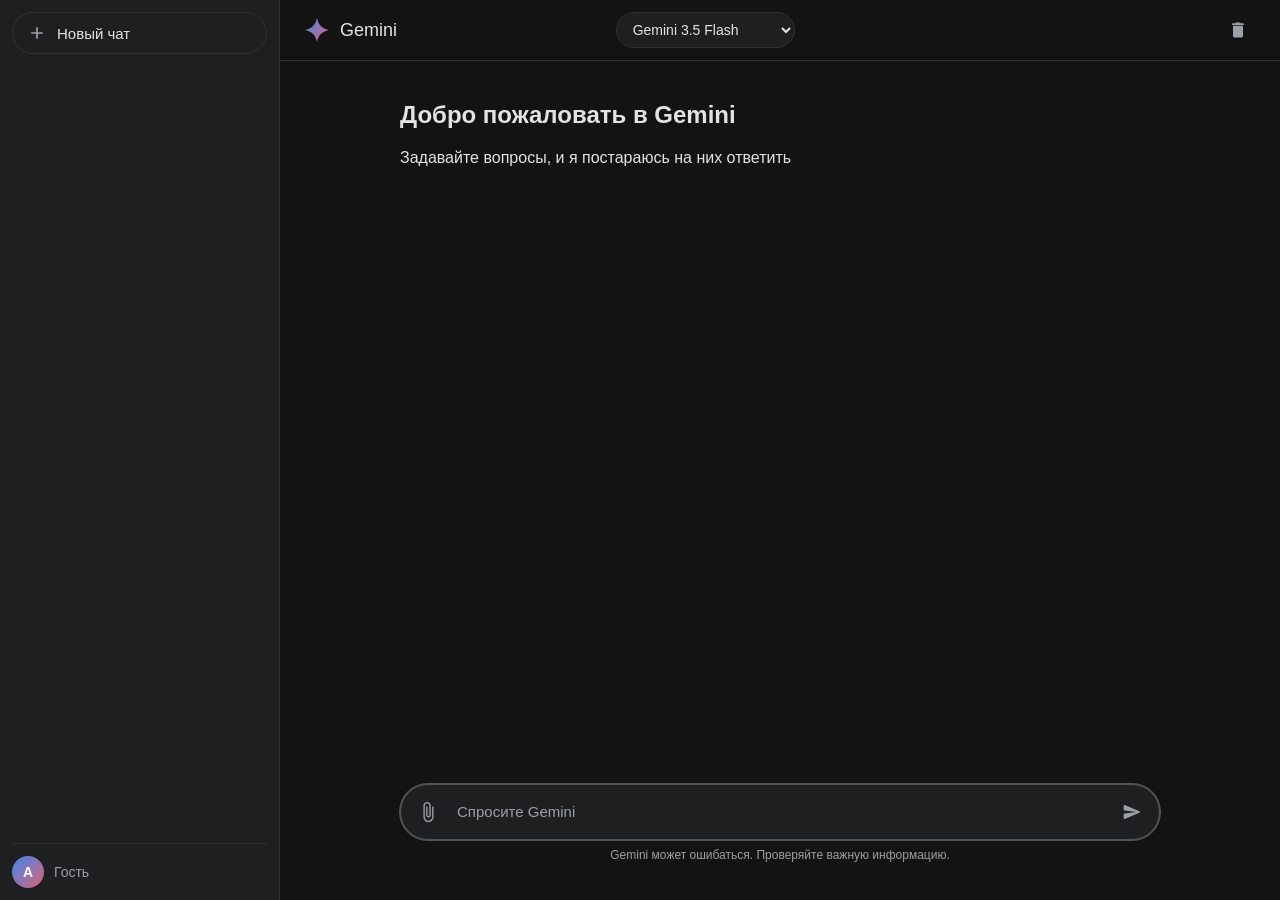
<file: index.html>
<!DOCTYPE html>
<html lang="ru">
<head>
  <meta charset="UTF-8">
  <meta name="viewport" content="width=device-width, initial-scale=1.0">
  <title>Gemini</title>
  <link rel="icon" href="data:image/svg+xml,%3Csvg xmlns='http://www.w3.org/2000/svg' viewBox='0 0 24 24'%3E%3Cdefs%3E%3ClinearGradient id='g' x1='0' y1='0' x2='1' y2='1'%3E%3Cstop offset='0' stop-color='%234285F4'/%3E%3Cstop offset='1' stop-color='%23D96570'/%3E%3C/linearGradient%3E%3C/defs%3E%3Cpath fill='url(%23g)' d='M12 1C13.8 7.9 16.1 10.2 23 12c-6.9 1.8-9.2 4.1-11 11-1.8-6.9-4.1-9.2-11-11C7.9 10.2 10.2 7.9 12 1z'/%3E%3C/svg%3E">
  <link rel="stylesheet" href="style.css">
</head>
<body>
  <div class="app">
    <aside class="sidebar">
      <button class="new-chat" id="newChatBtn">
        <svg viewBox="0 0 24 24"><path d="M19 13h-6v6h-2v-6H5v-2h6V5h2v6h6v2z"/></svg>
        Новый чат
      </button>
      <nav class="chat-list" id="chatList"></nav>
      <div class="sidebar-footer">
        <div class="account-bubble">A</div>
        <span id="accountName">Гость</span>
      </div>
    </aside>

    <main class="main">
      <header class="topbar">
        <div class="brand">
          <svg class="gemini-star" viewBox="0 0 24 24"><path d="M12 1C13.8 7.9 16.1 10.2 23 12c-6.9 1.8-9.2 4.1-11 11-1.8-6.9-4.1-9.2-11-11C7.9 10.2 10.2 7.9 12 1z"/></svg>
          <span>Gemini</span>
        </div>
        <select id="modelSelect" class="model-select" title="Модель">
          <option value="gemini-3.5-flash">Gemini 3.5 Flash</option>
          <option value="gemini-3.5-flash-lite">Gemini 3.5 Flash Lite</option>
          <option value="gemini-3.1-flash-lite">Gemini 3.1 Flash Lite</option>
          <option value="gemini-3.1-pro-preview">Gemini 3.1 Pro</option>
        </select>
        <div class="topbar-right">
          <button class="icon-btn" id="clearBtn" title="Очистить чат">
            <svg viewBox="0 0 24 24"><path d="M6 19c0 1.1.9 2 2 2h8c1.1 0 2-.9 2-2V7H6v12zM19 4h-3.5l-1-1h-5l-1 1H5v2h14V4z"/></svg>
          </button>
        </div>
      </header>

      <section class="messages" id="messages"></section>

      <footer class="composer-wrap">
        <div class="composer" id="composer">
          <button class="attach-btn" title="Прикрепить файл">
            <svg viewBox="0 0 24 24"><path d="M16.5 6v11.5c0 2.21-1.79 4-4 4s-4-1.79-4-4V5c0-1.38 1.12-2.5 2.5-2.5s2.5 1.12 2.5 2.5v10.5c0 .55-.45 1-1 1s-1-.45-1-1V6H10v9.5c0 1.38 1.12 2.5 2.5 2.5s2.5-1.12 2.5-2.5V5c0-2.21-1.79-4-4-4S7 2.79 7 5v12.5c0 3.04 2.46 5.5 5.5 5.5s5.5-2.46 5.5-5.5V6h-1.5z"/></svg>
          </button>
          <textarea id="input" rows="1" placeholder="Спросите Gemini"></textarea>
          <button class="send-btn" id="sendBtn" title="Отправить">
            <svg viewBox="0 0 24 24"><path d="M3.4 20.4l17.45-7.48c.81-.35.81-1.49 0-1.84L3.4 3.6c-.66-.29-1.39.2-1.39.91L2 9.12c0 .5.37.93.87.99L17 12 2.87 13.88c-.5.07-.87.5-.87 1l.01 4.61c0 .71.73 1.2 1.39.91z"/></svg>
          </button>
        </div>
        <p class="composer-hint">Gemini может ошибаться. Проверяйте важную информацию.</p>
        <p class="composer-hint status" id="statusLine"></p>
      </footer>
    </main>
  </div>

  <script src="config.js?v=6"></script>
  <script src="app.js?v=6"></script>
</body>
</html>
</file>
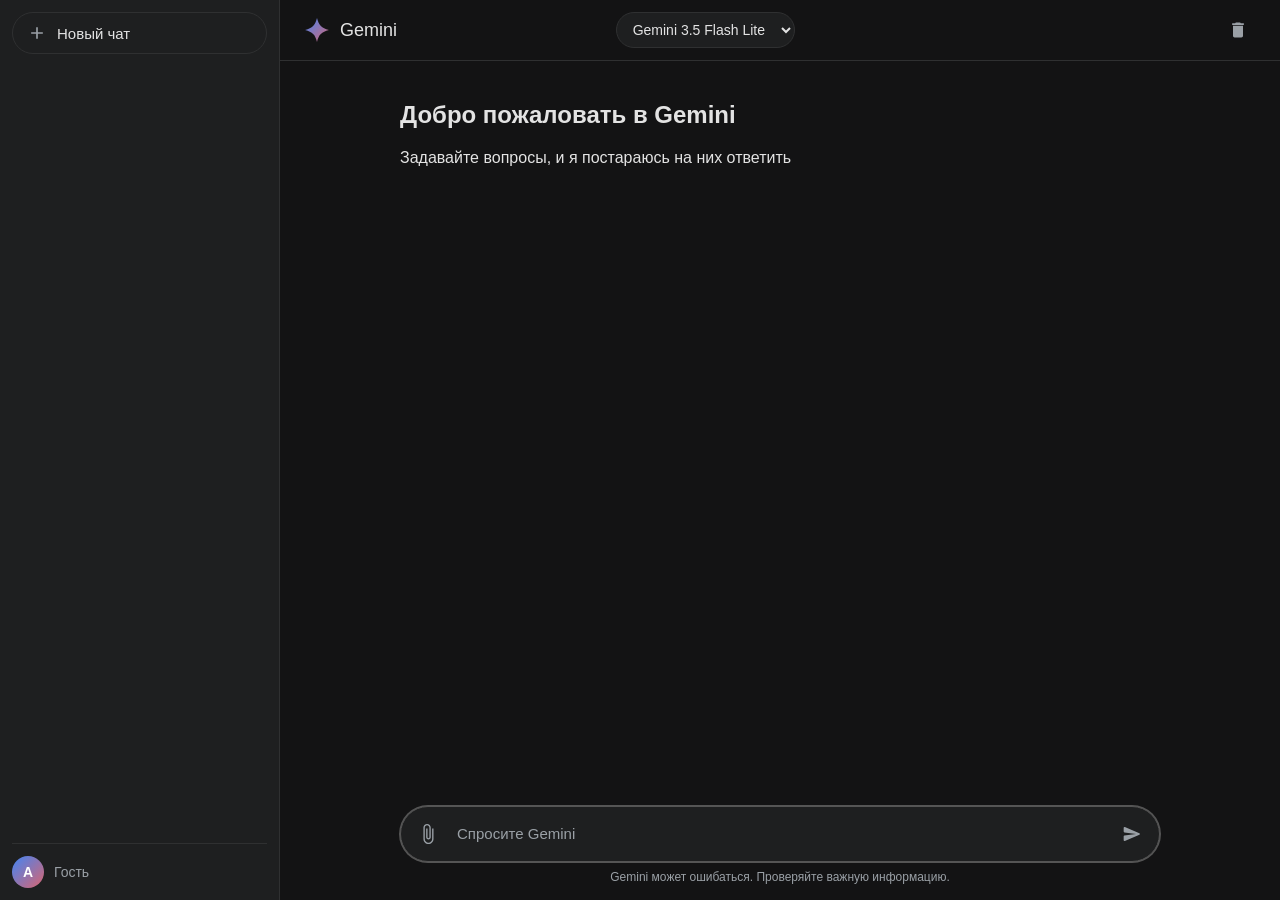
<file: public/index.html>
<!DOCTYPE html>
<html lang="ru">
<head>
  <meta charset="UTF-8">
  <meta name="viewport" content="width=device-width, initial-scale=1.0">
  <title>Gemini</title>
  <link rel="icon" href="data:image/svg+xml,%3Csvg xmlns='http://www.w3.org/2000/svg' viewBox='0 0 24 24'%3E%3Cdefs%3E%3ClinearGradient id='g' x1='0' y1='0' x2='1' y2='1'%3E%3Cstop offset='0' stop-color='%234285F4'/%3E%3Cstop offset='1' stop-color='%23D96570'/%3E%3C/linearGradient%3E%3C/defs%3E%3Cpath fill='url(%23g)' d='M12 1C13.8 7.9 16.1 10.2 23 12c-6.9 1.8-9.2 4.1-11 11-1.8-6.9-4.1-9.2-11-11C7.9 10.2 10.2 7.9 12 1z'/%3E%3C/svg%3E">
  <link rel="stylesheet" href="style.css">
</head>
<body>
  <div class="app">
    <aside class="sidebar">
      <button class="new-chat" id="newChatBtn">
        <svg viewBox="0 0 24 24"><path d="M19 13h-6v6h-2v-6H5v-2h6V5h2v6h6v2z"/></svg>
        Новый чат
      </button>
      <nav class="chat-list" id="chatList"></nav>
      <div class="sidebar-footer">
        <div class="account-bubble">A</div>
        <span id="accountName">Гость</span>
      </div>
    </aside>

    <main class="main">
      <header class="topbar">
        <div class="brand">
          <svg class="gemini-star" viewBox="0 0 24 24"><path d="M12 1C13.8 7.9 16.1 10.2 23 12c-6.9 1.8-9.2 4.1-11 11-1.8-6.9-4.1-9.2-11-11C7.9 10.2 10.2 7.9 12 1z"/></svg>
          <span>Gemini</span>
        </div>
        <select id="modelSelect" class="model-select" title="Модель">
          <option value="gemini-3.5-flash-lite">Gemini 3.5 Flash Lite</option>
          <option value="gemini-3.5-flash">Gemini 3.5 Flash</option>
          <option value="gemini-3.1-flash-lite">Gemini 3.1 Flash Lite</option>
          <option value="gemini-3.1-pro-preview">Gemini 3.1 Pro</option>
        </select>
        <div class="topbar-right">
          <button class="icon-btn" id="clearBtn" title="Очистить чат">
            <svg viewBox="0 0 24 24"><path d="M6 19c0 1.1.9 2 2 2h8c1.1 0 2-.9 2-2V7H6v12zM19 4h-3.5l-1-1h-5l-1 1H5v2h14V4z"/></svg>
          </button>
        </div>
      </header>

      <section class="messages" id="messages"></section>

      <footer class="composer-wrap">
        <div class="composer" id="composer">
          <button class="attach-btn" title="Прикрепить файл">
            <svg viewBox="0 0 24 24"><path d="M16.5 6v11.5c0 2.21-1.79 4-4 4s-4-1.79-4-4V5c0-1.38 1.12-2.5 2.5-2.5s2.5 1.12 2.5 2.5v10.5c0 .55-.45 1-1 1s-1-.45-1-1V6H10v9.5c0 1.38 1.12 2.5 2.5 2.5s2.5-1.12 2.5-2.5V5c0-2.21-1.79-4-4-4S7 2.79 7 5v12.5c0 3.04 2.46 5.5 5.5 5.5s5.5-2.46 5.5-5.5V6h-1.5z"/></svg>
          </button>
          <textarea id="input" rows="1" placeholder="Спросите Gemini"></textarea>
          <button class="send-btn" id="sendBtn" title="Отправить">
            <svg viewBox="0 0 24 24"><path d="M3.4 20.4l17.45-7.48c.81-.35.81-1.49 0-1.84L3.4 3.6c-.66-.29-1.39.2-1.39.91L2 9.12c0 .5.37.93.87.99L17 12 2.87 13.88c-.5.07-.87.5-.87 1l.01 4.61c0 .71.73 1.2 1.39.91z"/></svg>
          </button>
        </div>
        <p class="composer-hint">Gemini может ошибаться. Проверяйте важную информацию.</p>
      </footer>
    </main>
  </div>

  <script src="config.js"></script>
  <script src="app.js"></script>
</body>
</html>
</file>
<file: style.css>
* { box-sizing: border-box; }

:root {
  --bg: #131314;
  --sidebar-bg: #1e1f20;
  --surface: #1e1f20;
  --surface-hover: #2a2b2c;
  --border: #2f3031;
  --text: #e3e3e3;
  --text-dim: #9aa0a6;
  --accent: #a8c7fa;
}

html, body {
  margin: 0;
  height: 100%;
  font-family: "Google Sans", "Segoe UI", Roboto, Arial, sans-serif;
  background: var(--bg);
  color: var(--text);
}

.app {
  display: flex;
  height: 100vh;
  overflow: hidden;
}

/* ---- Sidebar ---- */
.sidebar {
  width: 280px;
  min-width: 280px;
  background: var(--sidebar-bg);
  display: flex;
  flex-direction: column;
  border-right: 1px solid var(--border);
  padding: 12px;
}

.new-chat {
  display: flex;
  align-items: center;
  gap: 10px;
  padding: 10px 14px;
  border: 1px solid var(--border);
  border-radius: 24px;
  background: transparent;
  color: var(--text);
  font-size: 15px;
  cursor: pointer;
  transition: background 0.15s;
}
.new-chat:hover { background: var(--surface-hover); }
.new-chat svg { width: 20px; height: 20px; fill: var(--text-dim); }

.chat-list {
  margin-top: 16px;
  overflow-y: auto;
  flex: 1;
  display: flex;
  flex-direction: column;
  gap: 2px;
}
.chat-item {
  display: flex;
  align-items: center;
  gap: 10px;
  padding: 8px 12px;
  border-radius: 12px;
  cursor: pointer;
  color: var(--text-dim);
  font-size: 14px;
  white-space: nowrap;
  overflow: hidden;
  text-overflow: ellipsis;
}
.chat-item:hover { background: var(--surface-hover); color: var(--text); }
.chat-item.active {
  background: var(--surface-hover);
  color: var(--text);
}
.chat-item svg { width: 18px; height: 18px; fill: currentColor; flex-shrink: 0; }
.chat-item .title { overflow: hidden; text-overflow: ellipsis; flex: 1; }

.sidebar-footer {
  display: flex;
  align-items: center;
  gap: 10px;
  padding-top: 12px;
  border-top: 1px solid var(--border);
  font-size: 14px;
  color: var(--text-dim);
}
.account-bubble {
  width: 32px;
  height: 32px;
  border-radius: 50%;
  display: flex;
  align-items: center;
  justify-content: center;
  background: linear-gradient(135deg, #4285f4, #d96570);
  color: #fff;
  font-weight: 600;
}

/* ---- Main ---- */
.main {
  flex: 1;
  display: flex;
  flex-direction: column;
  min-width: 0;
}

.topbar {
  display: flex;
  align-items: center;
  gap: 12px;
  padding: 12px 24px;
  border-bottom: 1px solid var(--border);
}
.brand {
  display: flex;
  align-items: center;
  gap: 10px;
  font-size: 18px;
  font-weight: 500;
}
.gemini-star {
  width: 26px;
  height: 26px;
  fill: url(#brand-grad);
  background: linear-gradient(135deg, #4285f4, #d96570);
  -webkit-mask: url('data:image/svg+xml,%3Csvg xmlns="http://www.w3.org/2000/svg" viewBox="0 0 24 24"%3E%3Cpath d="M12 1C13.8 7.9 16.1 10.2 23 12c-6.9 1.8-9.2 4.1-11 11-1.8-6.9-4.1-9.2-11-11C7.9 10.2 10.2 7.9 12 1z"/%3E%3C/svg%3E') center/contain no-repeat;
}
.model-select {
  margin-left: auto;
  margin-right: auto;
  background: var(--surface);
  color: var(--text);
  border: 1px solid var(--border);
  border-radius: 20px;
  padding: 8px 12px;
  font-size: 14px;
  cursor: pointer;
}
.topbar-right { margin-left: auto; }

.icon-btn {
  background: transparent;
  border: none;
  color: var(--text-dim);
  width: 36px;
  height: 36px;
  border-radius: 50%;
  display: flex;
  align-items: center;
  justify-content: center;
  cursor: pointer;
}
.icon-btn:hover { background: var(--surface-hover); color: var(--text); }
.icon-btn svg { width: 20px; height: 20px; fill: currentColor; }

/* ---- Messages ---- */
.messages {
  flex: 1;
  overflow-y: auto;
  display: flex;
  flex-direction: column;
  align-items: center;
  padding: 20px 24px;
}
.chat-thread {
  width: 100%;
  max-width: 760px;
}

.msg {
  display: flex;
  margin-bottom: 24px;
}
.msg.user { justify-content: flex-end; }
.msg .bubble {
  max-width: 80%;
  padding: 10px 14px;
  border-radius: 18px;
  line-height: 1.55;
  font-size: 15px;
  word-break: break-word;
}
.msg.user .bubble {
  background: #2f3031;
  border-bottom-right-radius: 6px;
}
.msg.model .bubble {
  background: transparent;
  padding-left: 0;
  user-select: text;
}
.msg.model .avatar {
  width: 30px;
  height: 30px;
  flex-shrink: 0;
  margin-right: 12px;
  background: linear-gradient(135deg, #4285f4, #d96570);
  -webkit-mask: url('data:image/svg+xml,%3Csvg xmlns="http://www.w3.org/2000/svg" viewBox="0 0 24 24"%3E%3Cpath d="M12 1C13.8 7.9 16.1 10.2 23 12c-6.9 1.8-9.2 4.1-11 11-1.8-6.9-4.1-9.2-11-11C7.9 10.2 10.2 7.9 12 1z"/%3E%3C/svg%3E') center/contain no-repeat;
}

.typing {
  display: inline-flex;
  gap: 4px;
  align-items: center;
  padding: 4px 0;
}
.typing span {
  width: 7px;
  height: 7px;
  border-radius: 50%;
  background: var(--text-dim);
  animation: blink 1.2s infinite;
}
.typing span:nth-child(2) { animation-delay: 0.2s; }
.typing span:nth-child(3) { animation-delay: 0.4s; }
@keyframes blink { 0%, 80%, 100% { opacity: 0.3; } 40% { opacity: 1; } }

.msg.error .bubble {
  color: #f2b8b5;
  border: 1px solid #6b2926;
}

/* markdown */
.bubble h1, .bubble h2, .bubble h3 { margin: 0.6em 0 0.3em; font-size: 1.2em; }
.bubble h1 { font-size: 1.4em; }
.bubble h2 { font-size: 1.3em; }
.bubble p { margin: 0.4em 0; }
.bubble ul, .bubble ol { margin: 0.4em 0; padding-left: 22px; }
.bubble pre {
  background: #0b0c0d;
  border: 1px solid var(--border);
  border-radius: 12px;
  padding: 12px 14px;
  overflow-x: auto;
  margin: 0.6em 0;
}
.bubble pre code { font-family: Consolas, "Courier New", monospace; font-size: 13px; }
.bubble code.inline {
  background: var(--surface-hover);
  border-radius: 6px;
  padding: 1px 6px;
  font-family: Consolas, "Courier New", monospace;
  font-size: 13px;
}
.bubble a { color: var(--accent); text-decoration: none; }
.bubble a:hover { text-decoration: underline; }

/* ---- Composer ---- */
.composer-wrap {
  padding: 12px 24px 16px;
  display: flex;
  flex-direction: column;
  align-items: center;
  gap: 8px;
}
.composer {
  width: 100%;
  max-width: 760px;
  display: flex;
  align-items: flex-end;
  gap: 6px;
  background: var(--surface);
  border: 1px solid var(--border);
  border-radius: 32px;
  padding: 8px 8px;
  transition: border-color 0.2s, box-shadow 0.2s;
}
.composer:focus-within {
  border-color: #555;
  box-shadow: 0 0 0 1px #555;
}
.composer textarea {
  flex: 1;
  resize: none;
  background: transparent;
  border: none;
  outline: none;
  color: var(--text);
  font-family: inherit;
  font-size: 15px;
  line-height: 1.5;
  max-height: 200px;
  padding: 8px 4px;
}
.composer textarea::placeholder { color: var(--text-dim); }

.attach-btn, .send-btn {
  width: 38px;
  height: 38px;
  border-radius: 50%;
  border: none;
  background: transparent;
  color: var(--text-dim);
  display: flex;
  align-items: center;
  justify-content: center;
  cursor: pointer;
  flex-shrink: 0;
}
.attach-btn svg { width: 22px; height: 22px; fill: currentColor; }
.attach-btn:hover { background: var(--surface-hover); }
.send-btn svg { width: 20px; height: 20px; fill: currentColor; }
.send-btn:hover { background: var(--surface-hover); }
.send-btn.ready { color: #fff; background: #3376e0; }
.send-btn.ready:hover { background: #2a66c4; }

.composer-hint {
  margin: 0;
  font-size: 12px;
  color: var(--text-dim);
  text-align: center;
}
.composer-hint.status {
  min-height: 14px;
  color: #f2b8b5;
}

@media (max-width: 700px) {
  .sidebar { display: none; }
  .model-select { margin: 0; }
}
</file>
<file: public/style.css>
* { box-sizing: border-box; }

:root {
  --bg: #131314;
  --sidebar-bg: #1e1f20;
  --surface: #1e1f20;
  --surface-hover: #2a2b2c;
  --border: #2f3031;
  --text: #e3e3e3;
  --text-dim: #9aa0a6;
  --accent: #a8c7fa;
}

html, body {
  margin: 0;
  height: 100%;
  font-family: "Google Sans", "Segoe UI", Roboto, Arial, sans-serif;
  background: var(--bg);
  color: var(--text);
}

.app {
  display: flex;
  height: 100vh;
  overflow: hidden;
}

/* ---- Sidebar ---- */
.sidebar {
  width: 280px;
  min-width: 280px;
  background: var(--sidebar-bg);
  display: flex;
  flex-direction: column;
  border-right: 1px solid var(--border);
  padding: 12px;
}

.new-chat {
  display: flex;
  align-items: center;
  gap: 10px;
  padding: 10px 14px;
  border: 1px solid var(--border);
  border-radius: 24px;
  background: transparent;
  color: var(--text);
  font-size: 15px;
  cursor: pointer;
  transition: background 0.15s;
}
.new-chat:hover { background: var(--surface-hover); }
.new-chat svg { width: 20px; height: 20px; fill: var(--text-dim); }

.chat-list {
  margin-top: 16px;
  overflow-y: auto;
  flex: 1;
  display: flex;
  flex-direction: column;
  gap: 2px;
}
.chat-item {
  display: flex;
  align-items: center;
  gap: 10px;
  padding: 8px 12px;
  border-radius: 12px;
  cursor: pointer;
  color: var(--text-dim);
  font-size: 14px;
  white-space: nowrap;
  overflow: hidden;
  text-overflow: ellipsis;
}
.chat-item:hover { background: var(--surface-hover); color: var(--text); }
.chat-item.active {
  background: var(--surface-hover);
  color: var(--text);
}
.chat-item svg { width: 18px; height: 18px; fill: currentColor; flex-shrink: 0; }
.chat-item .title { overflow: hidden; text-overflow: ellipsis; flex: 1; }

.sidebar-footer {
  display: flex;
  align-items: center;
  gap: 10px;
  padding-top: 12px;
  border-top: 1px solid var(--border);
  font-size: 14px;
  color: var(--text-dim);
}
.account-bubble {
  width: 32px;
  height: 32px;
  border-radius: 50%;
  display: flex;
  align-items: center;
  justify-content: center;
  background: linear-gradient(135deg, #4285f4, #d96570);
  color: #fff;
  font-weight: 600;
}

/* ---- Main ---- */
.main {
  flex: 1;
  display: flex;
  flex-direction: column;
  min-width: 0;
}

.topbar {
  display: flex;
  align-items: center;
  gap: 12px;
  padding: 12px 24px;
  border-bottom: 1px solid var(--border);
}
.brand {
  display: flex;
  align-items: center;
  gap: 10px;
  font-size: 18px;
  font-weight: 500;
}
.gemini-star {
  width: 26px;
  height: 26px;
  fill: url(#brand-grad);
  background: linear-gradient(135deg, #4285f4, #d96570);
  -webkit-mask: url('data:image/svg+xml,%3Csvg xmlns="http://www.w3.org/2000/svg" viewBox="0 0 24 24"%3E%3Cpath d="M12 1C13.8 7.9 16.1 10.2 23 12c-6.9 1.8-9.2 4.1-11 11-1.8-6.9-4.1-9.2-11-11C7.9 10.2 10.2 7.9 12 1z"/%3E%3C/svg%3E') center/contain no-repeat;
}
.model-select {
  margin-left: auto;
  margin-right: auto;
  background: var(--surface);
  color: var(--text);
  border: 1px solid var(--border);
  border-radius: 20px;
  padding: 8px 12px;
  font-size: 14px;
  cursor: pointer;
}
.topbar-right { margin-left: auto; }

.icon-btn {
  background: transparent;
  border: none;
  color: var(--text-dim);
  width: 36px;
  height: 36px;
  border-radius: 50%;
  display: flex;
  align-items: center;
  justify-content: center;
  cursor: pointer;
}
.icon-btn:hover { background: var(--surface-hover); color: var(--text); }
.icon-btn svg { width: 20px; height: 20px; fill: currentColor; }

/* ---- Messages ---- */
.messages {
  flex: 1;
  overflow-y: auto;
  display: flex;
  flex-direction: column;
  align-items: center;
  padding: 20px 24px;
}
.chat-thread {
  width: 100%;
  max-width: 760px;
}

.msg {
  display: flex;
  margin-bottom: 24px;
}
.msg.user { justify-content: flex-end; }
.msg .bubble {
  max-width: 80%;
  padding: 10px 14px;
  border-radius: 18px;
  line-height: 1.55;
  font-size: 15px;
  word-break: break-word;
}
.msg.user .bubble {
  background: #2f3031;
  border-bottom-right-radius: 6px;
}
.msg.model .bubble {
  background: transparent;
  padding-left: 0;
  user-select: text;
}
.msg.model .avatar {
  width: 30px;
  height: 30px;
  flex-shrink: 0;
  margin-right: 12px;
  background: linear-gradient(135deg, #4285f4, #d96570);
  -webkit-mask: url('data:image/svg+xml,%3Csvg xmlns="http://www.w3.org/2000/svg" viewBox="0 0 24 24"%3E%3Cpath d="M12 1C13.8 7.9 16.1 10.2 23 12c-6.9 1.8-9.2 4.1-11 11-1.8-6.9-4.1-9.2-11-11C7.9 10.2 10.2 7.9 12 1z"/%3E%3C/svg%3E') center/contain no-repeat;
}

.typing {
  display: inline-flex;
  gap: 4px;
  align-items: center;
  padding: 4px 0;
}
.typing span {
  width: 7px;
  height: 7px;
  border-radius: 50%;
  background: var(--text-dim);
  animation: blink 1.2s infinite;
}
.typing span:nth-child(2) { animation-delay: 0.2s; }
.typing span:nth-child(3) { animation-delay: 0.4s; }
@keyframes blink { 0%, 80%, 100% { opacity: 0.3; } 40% { opacity: 1; } }

.msg.error .bubble {
  color: #f2b8b5;
  border: 1px solid #6b2926;
}

/* markdown */
.bubble h1, .bubble h2, .bubble h3 { margin: 0.6em 0 0.3em; font-size: 1.2em; }
.bubble h1 { font-size: 1.4em; }
.bubble h2 { font-size: 1.3em; }
.bubble p { margin: 0.4em 0; }
.bubble ul, .bubble ol { margin: 0.4em 0; padding-left: 22px; }
.bubble pre {
  background: #0b0c0d;
  border: 1px solid var(--border);
  border-radius: 12px;
  padding: 12px 14px;
  overflow-x: auto;
  margin: 0.6em 0;
}
.bubble pre code { font-family: Consolas, "Courier New", monospace; font-size: 13px; }
.bubble code.inline {
  background: var(--surface-hover);
  border-radius: 6px;
  padding: 1px 6px;
  font-family: Consolas, "Courier New", monospace;
  font-size: 13px;
}
.bubble a { color: var(--accent); text-decoration: none; }
.bubble a:hover { text-decoration: underline; }

/* ---- Composer ---- */
.composer-wrap {
  padding: 12px 24px 16px;
  display: flex;
  flex-direction: column;
  align-items: center;
  gap: 8px;
}
.composer {
  width: 100%;
  max-width: 760px;
  display: flex;
  align-items: flex-end;
  gap: 6px;
  background: var(--surface);
  border: 1px solid var(--border);
  border-radius: 32px;
  padding: 8px 8px;
  transition: border-color 0.2s, box-shadow 0.2s;
}
.composer:focus-within {
  border-color: #555;
  box-shadow: 0 0 0 1px #555;
}
.composer textarea {
  flex: 1;
  resize: none;
  background: transparent;
  border: none;
  outline: none;
  color: var(--text);
  font-family: inherit;
  font-size: 15px;
  line-height: 1.5;
  max-height: 200px;
  padding: 8px 4px;
}
.composer textarea::placeholder { color: var(--text-dim); }

.attach-btn, .send-btn {
  width: 38px;
  height: 38px;
  border-radius: 50%;
  border: none;
  background: transparent;
  color: var(--text-dim);
  display: flex;
  align-items: center;
  justify-content: center;
  cursor: pointer;
  flex-shrink: 0;
}
.attach-btn svg { width: 22px; height: 22px; fill: currentColor; }
.attach-btn:hover { background: var(--surface-hover); }
.send-btn svg { width: 20px; height: 20px; fill: currentColor; }
.send-btn:hover { background: var(--surface-hover); }
.send-btn.ready { color: #fff; background: #3376e0; }
.send-btn.ready:hover { background: #2a66c4; }

.composer-hint {
  margin: 0;
  font-size: 12px;
  color: var(--text-dim);
  text-align: center;
}

@media (max-width: 700px) {
  .sidebar { display: none; }
  .model-select { margin: 0; }
}
</file>
